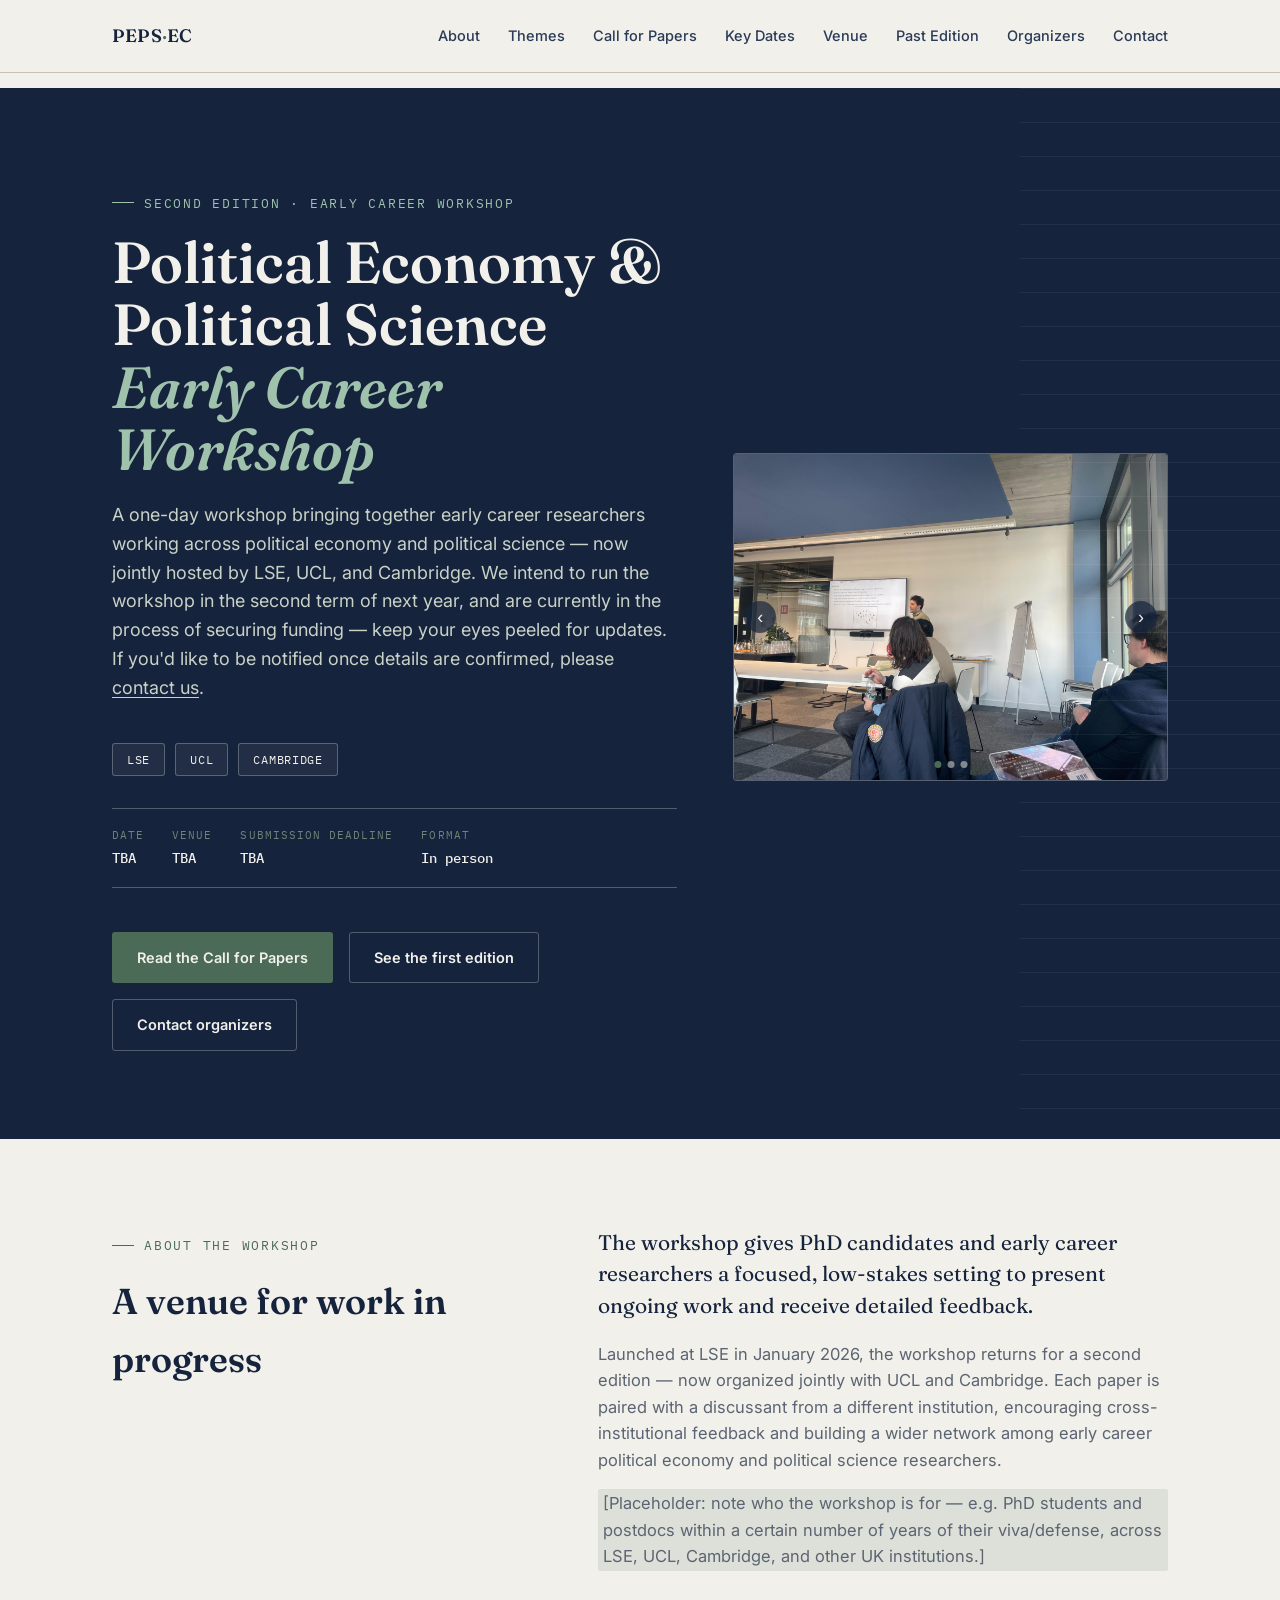
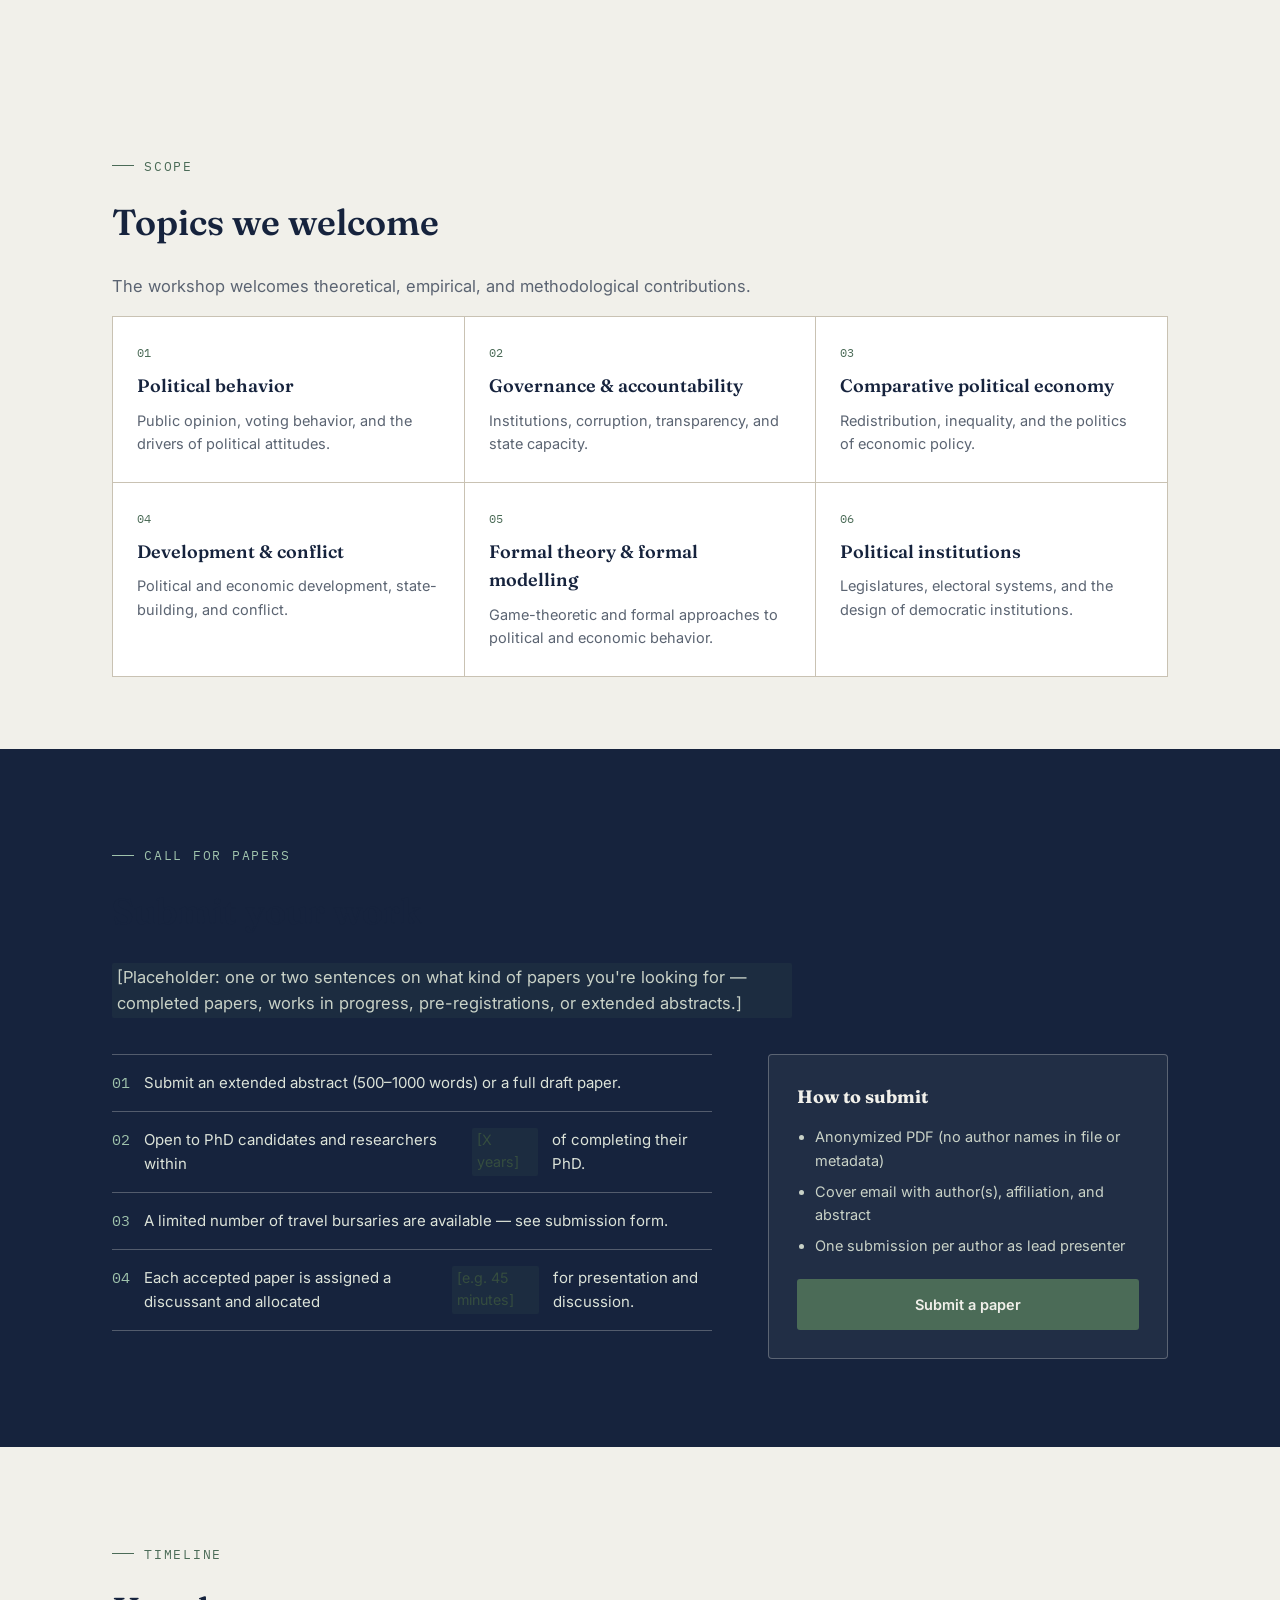
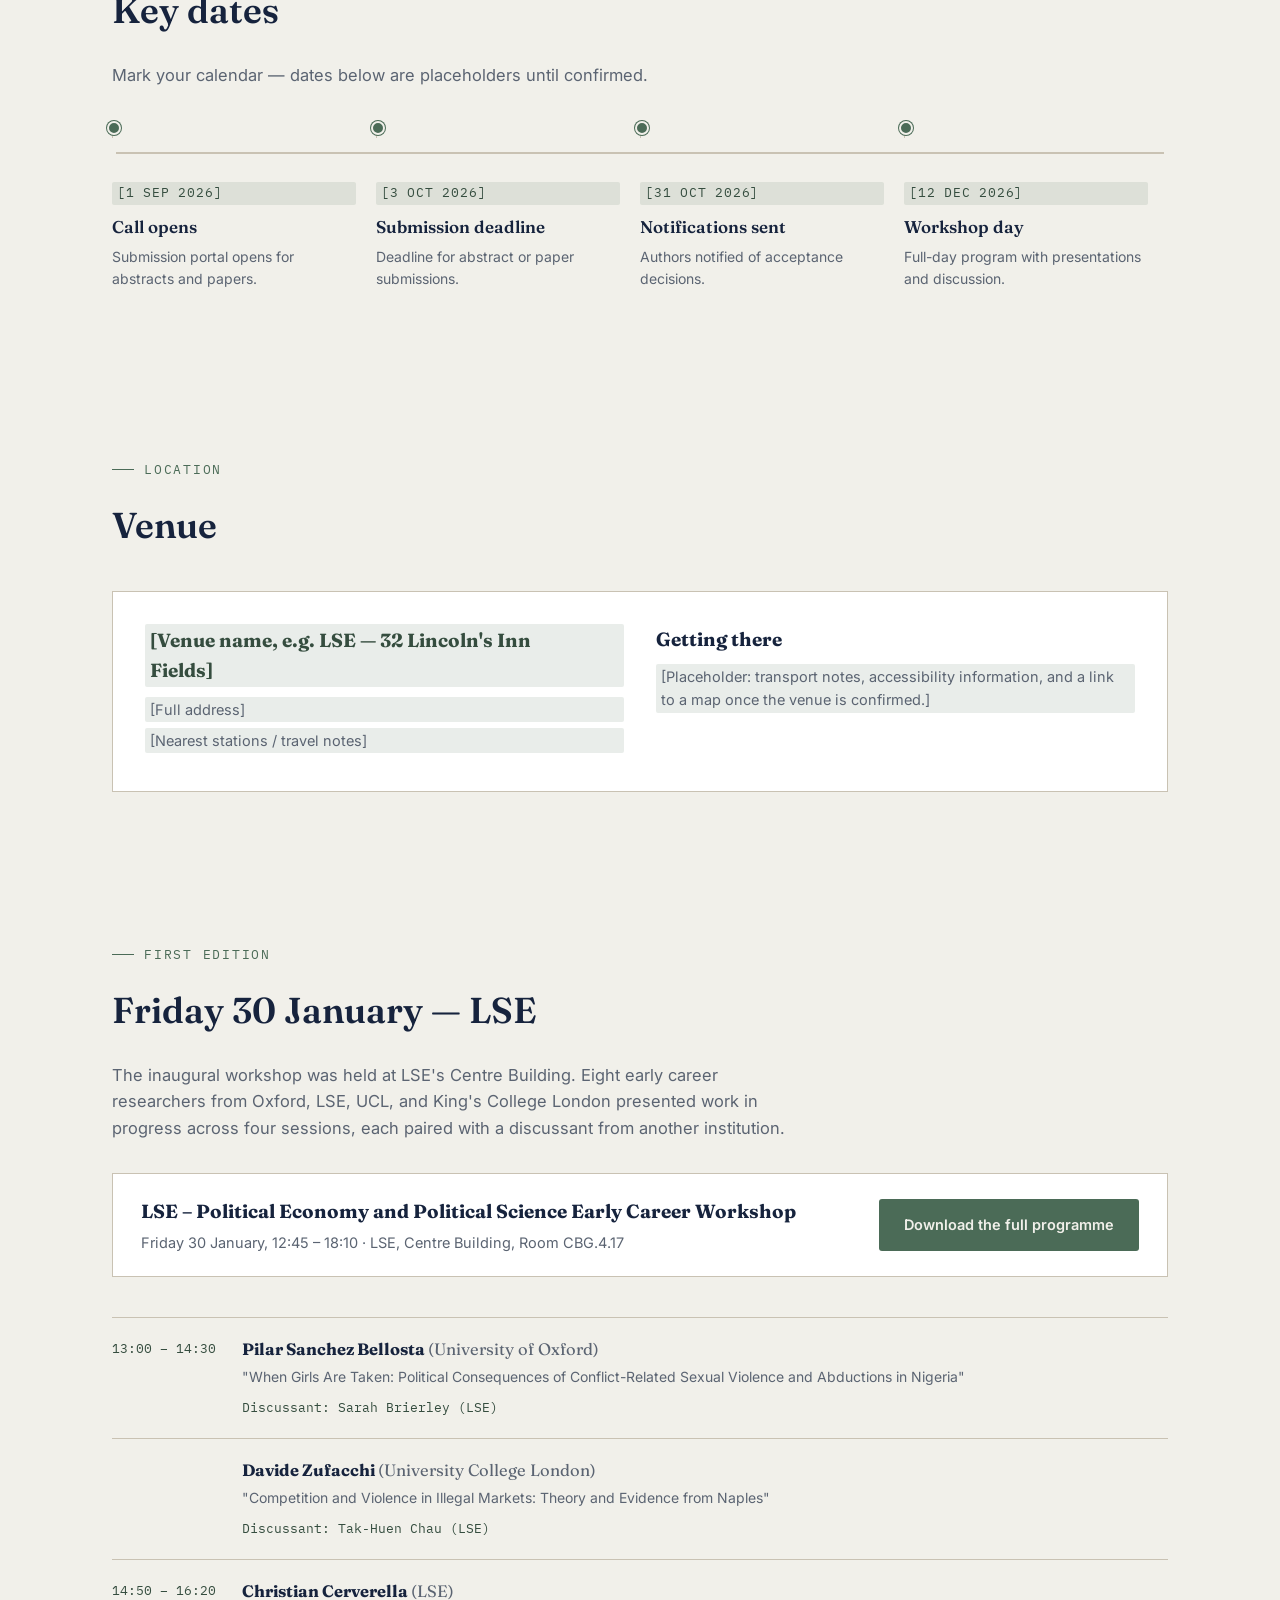
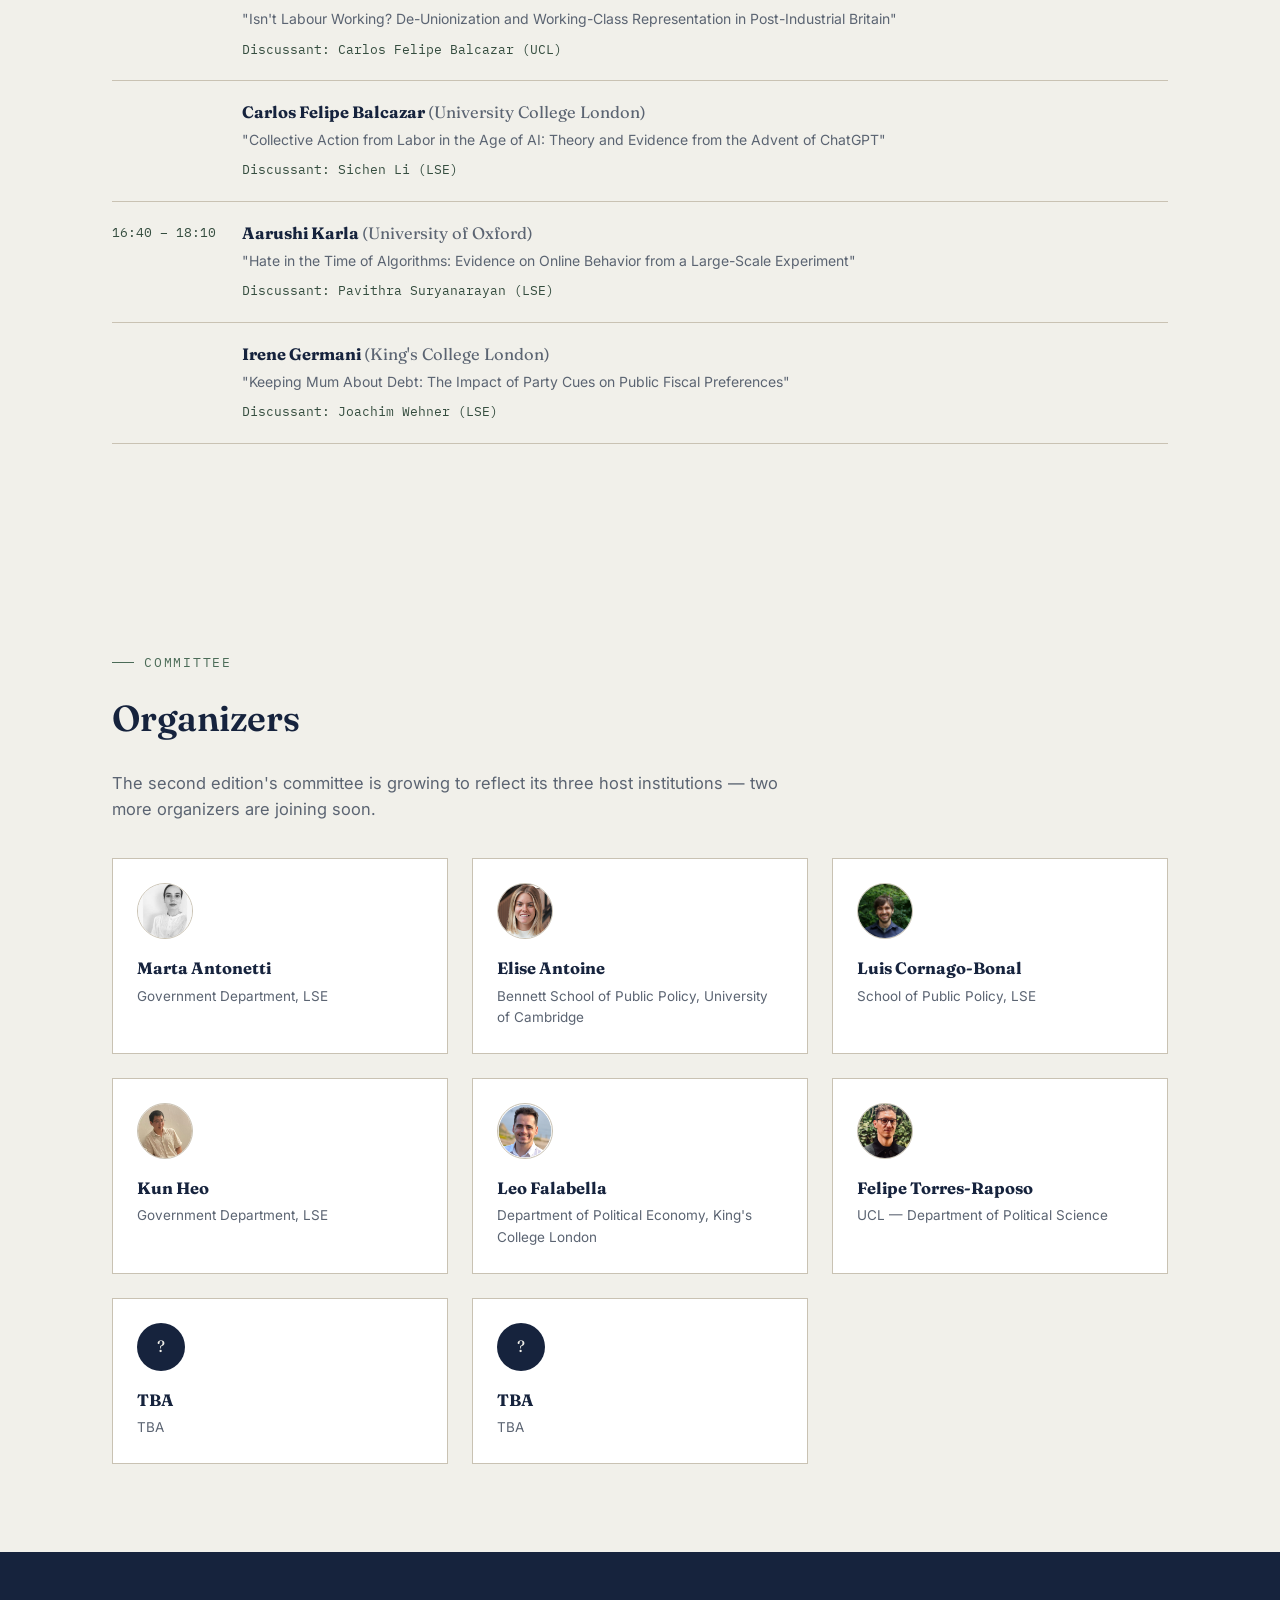
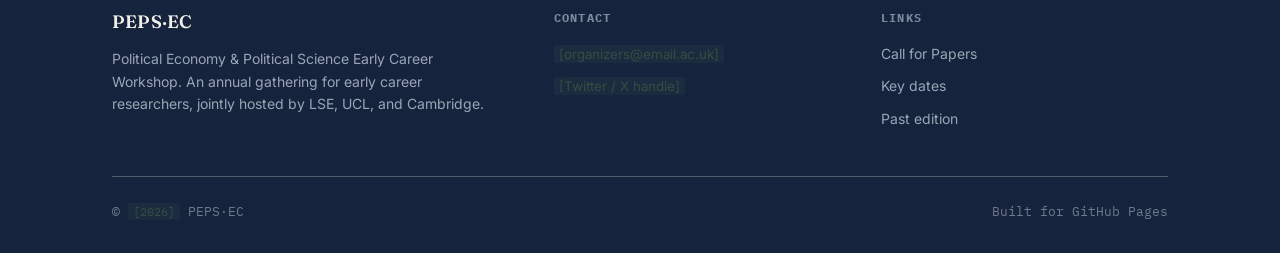
<file: docs/index.html>
<!DOCTYPE html>
<html xmlns="http://www.w3.org/1999/xhtml" lang="en" xml:lang="en"><head>

<meta charset="utf-8">
<meta name="generator" content="quarto-1.10.18">

<meta name="viewport" content="width=device-width, initial-scale=1.0, user-scalable=yes">

<meta name="description" content="An early career workshop bringing together political economy and political science researchers, jointly hosted by LSE, UCL, and Cambridge.">

<title>PEPS·EC</title>
<style>
/* Default styles provided by pandoc.
** See https://pandoc.org/MANUAL.html#variables-for-html for config info.
*/
span.smallcaps{font-variant: small-caps;}
div.columns{display: flex; gap: 1.5em;}
div.column{flex: auto;}
@media screen {
div.columns{gap: min(4vw, 1.5em);}
div.column{overflow-x: auto;}
}
div.hanging-indent{margin-left: 1.5em; text-indent: -1.5em;}
ul.task-list{list-style: none;}
ul.task-list li input[type="checkbox"] {
  width: 0.8em;
  margin: 0 0.8em 0.2em -1em; /* quarto-specific, see https://github.com/quarto-dev/quarto-cli/issues/4556 */ 
  vertical-align: middle;
}
.display.math{display: block; text-align: center; margin: 0.5rem auto;}
</style>


<script src="site_libs/clipboard/clipboard.min.js"></script>
<script src="site_libs/quarto-html/tabby.min.js"></script>
<script src="site_libs/quarto-html/popper.min.js"></script>
<script src="site_libs/quarto-html/tippy.umd.min.js"></script>
<script src="site_libs/quarto-html/anchor.min.js"></script>
<link href="site_libs/quarto-html/tippy.css" rel="stylesheet">
<link href="site_libs/quarto-html/light-border.css" rel="stylesheet">
<link href="site_libs/quarto-html/quarto-html-640605f58ae58ee79329c070719e555b.min.css" rel="stylesheet" append-hash="true" data-mode="light">
<link href="site_libs/quarto-html/quarto-syntax-highlighting-64a204ab8560d761af7679ceaba22944.css" rel="stylesheet" id="quarto-text-highlighting-styles">
<link rel="preconnect" href="https://fonts.googleapis.com">
<link rel="preconnect" href="https://fonts.gstatic.com" crossorigin="">
<link href="https://fonts.googleapis.com/css2?family=Fraunces:ital,wght@0,500;0,600;1,500&amp;family=Inter:wght@400;500;600&amp;family=IBM+Plex+Mono:wght@400;500&amp;display=swap" rel="stylesheet">


<link rel="stylesheet" href="style.css">
</head>

<body>





<header class="site-header">
  <div class="wrap">
    <a href="#top" class="brand">PEPS<span>·</span>EC</a>
    <nav class="site-nav">
      <a href="#about">About</a>
      <a href="#themes">Themes</a>
      <a href="#cfp">Call for Papers</a>
      <a href="#dates">Key Dates</a>
      <a href="#venue">Venue</a>
      <a href="#past-edition">Past Edition</a>
      <a href="#organizers">Organizers</a>
      <a href="#contact">Contact</a>
    </nav>
  </div>
</header>

<main id="top"><header id="title-block-header" class="quarto-title-block"></header>

  <!-- ============ HERO ============ -->
  <section class="hero">
    <div class="wrap hero-grid">
      <div class="hero-content">
        <span class="eyebrow on-ink">Second Edition · Early Career Workshop</span>
        <h1>Political Economy &amp; Political Science <em>Early Career Workshop</em></h1>
        <p class="lede">A one-day workshop bringing together early career researchers working across political economy and political science — now jointly hosted by LSE, UCL, and Cambridge. We intend to run the workshop in the second term of next year, and are currently in the process of securing funding — keep your eyes peeled for updates. If you'd like to be notified once details are confirmed, please <a href="mailto:f.torres-raposo@ucl.ac.uk?subject=Early%20Career%20Workshop">contact us</a>.</p>

        <div class="host-row">
          <span class="host-chip">LSE</span>
          <span class="host-chip">UCL</span>
          <span class="host-chip">Cambridge</span>
        </div>

        <div class="hero-meta">
          <div><span>Date</span><strong>TBA</strong></div>
          <div><span>Venue</span><strong>TBA</strong></div>
          <div><span>Submission deadline</span><strong>TBA</strong></div>
          <div><span>Format</span><strong>In person</strong></div>
        </div>

        <div class="btn-row">
          <a href="#cfp" class="btn btn-primary">Read the Call for Papers</a>
          <a href="#past-edition" class="btn btn-ghost">See the first edition</a>
          <a href="#contact" class="btn btn-ghost">Contact organizers</a>
        </div>
      </div>

      <div class="hero-carousel" id="heroCarousel">
        <div class="hero-carousel-track">
          <img src="images/edition1-photo1.jpg" alt="Presentation at the first edition of the workshop">
          <img src="images/edition1-photo2.jpg" alt="Discussion during a paper session at the first edition">
          <img src="images/edition1-photo3.jpg" alt="Speaker presenting research at the first edition">
        </div>
        <button class="carousel-btn prev" onclick="heroCarouselMove(-1)" aria-label="Previous photo">‹</button>
        <button class="carousel-btn next" onclick="heroCarouselMove(1)" aria-label="Next photo">›</button>
        <div class="carousel-dots">
          <span class="dot active" onclick="heroCarouselGoTo(0)"></span>
          <span class="dot" onclick="heroCarouselGoTo(1)"></span>
          <span class="dot" onclick="heroCarouselGoTo(2)"></span>
        </div>
      </div>
    </div>
  </section>

  <script>
    let heroCarouselIndex = 0;
    function heroCarouselUpdate() {
      var track = document.querySelector('#heroCarousel .hero-carousel-track');
      track.style.transform = 'translateX(-' + (heroCarouselIndex * 100) + '%)';
      document.querySelectorAll('#heroCarousel .dot').forEach(function(d, i) {
        d.classList.toggle('active', i === heroCarouselIndex);
      });
    }
    function heroCarouselMove(dir) {
      var imgs = document.querySelectorAll('#heroCarousel img');
      heroCarouselIndex = (heroCarouselIndex + dir + imgs.length) % imgs.length;
      heroCarouselUpdate();
    }
    function heroCarouselGoTo(i) {
      heroCarouselIndex = i;
      heroCarouselUpdate();
    }
  </script>

  <!-- ============ ABOUT ============ -->
  <section id="about">
    <div class="wrap two-col">
      <div>
        <span class="eyebrow">About the workshop</span>
        <h2 class="anchored">A venue for work in progress</h2>
      </div>
      <div>
        <p class="about-lead">The workshop gives PhD candidates and early career researchers a focused, low-stakes setting to present ongoing work and receive detailed feedback.</p>
        <p class="body-text">Launched at LSE in January 2026, the workshop returns for a second edition — now organized jointly with UCL and Cambridge. Each paper is paired with a discussant from a different institution, encouraging cross-institutional feedback and building a wider network among early career political economy and political science researchers.</p>
        <p class="body-text placeholder" style="margin-top:16px;">[Placeholder: note who the workshop is for — e.g. PhD students and postdocs within a certain number of years of their viva/defense, across LSE, UCL, Cambridge, and other UK institutions.]</p>
      </div>
    </div>
  </section>

  <!-- ============ THEMES ============ -->
  <section id="themes" class="section-tight">
    <div class="wrap">
      <span class="eyebrow">Scope</span>
      <h2 class="anchored">Topics we welcome</h2>
      <p class="body-text">The workshop welcomes theoretical, empirical, and methodological contributions.</p>

      <div class="theme-grid">
        <div class="theme-card">
          <span class="num">01</span>
          <h3 class="anchored">Political behavior</h3>
          <p>Public opinion, voting behavior, and the drivers of political attitudes.</p>
        </div>
        <div class="theme-card">
          <span class="num">02</span>
          <h3 class="anchored">Governance &amp; accountability</h3>
          <p>Institutions, corruption, transparency, and state capacity.</p>
        </div>
        <div class="theme-card">
          <span class="num">03</span>
          <h3 class="anchored">Comparative political economy</h3>
          <p>Redistribution, inequality, and the politics of economic policy.</p>
        </div>
        <div class="theme-card">
          <span class="num">04</span>
          <h3 class="anchored">Development &amp; conflict</h3>
          <p>Political and economic development, state-building, and conflict.</p>
        </div>
        <div class="theme-card">
          <span class="num">05</span>
          <h3 class="anchored">Formal theory &amp; formal modelling</h3>
          <p>Game-theoretic and formal approaches to political and economic behavior.</p>
        </div>
        <div class="theme-card">
          <span class="num">06</span>
          <h3 class="anchored">Political institutions</h3>
          <p>Legislatures, electoral systems, and the design of democratic institutions.</p>
        </div>
      </div>
    </div>
  </section>

  <!-- ============ CALL FOR PAPERS ============ -->
  <section id="cfp" class="cfp">
    <div class="wrap">
      <span class="eyebrow on-ink">Call for Papers</span>
      <h2 class="anchored">Submit your work</h2>
      <p class="body-text placeholder">[Placeholder: one or two sentences on what kind of papers you're looking for — completed papers, works in progress, pre-registrations, or extended abstracts.]</p>

      <div class="cfp-grid">
        <ul class="cfp-list">
          <li><span class="mark">01</span> Submit an extended abstract (500–1000 words) or a full draft paper.</li>
          <li><span class="mark">02</span> Open to PhD candidates and researchers within <span class="placeholder">[X years]</span> of completing their PhD.</li>
          <li><span class="mark">03</span> A limited number of travel bursaries are available — see submission form.</li>
          <li><span class="mark">04</span> Each accepted paper is assigned a discussant and allocated <span class="placeholder">[e.g. 45 minutes]</span> for presentation and discussion.</li>
        </ul>

        <div class="cfp-card">
          <h3 class="anchored">How to submit</h3>
          <ul>
            <li>Anonymized PDF (no author names in file or metadata)</li>
            <li>Cover email with author(s), affiliation, and abstract</li>
            <li>One submission per author as lead presenter</li>
          </ul>
          <a href="#contact" class="btn btn-primary" style="width:100%; justify-content:center;">Submit a paper</a>
        </div>
      </div>
    </div>
  </section>

  <!-- ============ KEY DATES (signature ledger element) ============ -->
  <section id="dates">
    <div class="wrap">
      <span class="eyebrow">Timeline</span>
      <h2 class="anchored">Key dates</h2>
      <p class="body-text">Mark your calendar — dates below are placeholders until confirmed.</p>

      <div class="ruler">
        <div class="ruler-line"></div>
        <div class="ruler-track">
          <div class="ruler-item">
            <span class="date placeholder">[1 Sep 2026]</span>
            <h4 class="anchored">Call opens</h4>
            <p>Submission portal opens for abstracts and papers.</p>
          </div>
          <div class="ruler-item">
            <span class="date placeholder">[3 Oct 2026]</span>
            <h4 class="anchored">Submission deadline</h4>
            <p>Deadline for abstract or paper submissions.</p>
          </div>
          <div class="ruler-item">
            <span class="date placeholder">[31 Oct 2026]</span>
            <h4 class="anchored">Notifications sent</h4>
            <p>Authors notified of acceptance decisions.</p>
          </div>
          <div class="ruler-item">
            <span class="date placeholder">[12 Dec 2026]</span>
            <h4 class="anchored">Workshop day</h4>
            <p>Full-day program with presentations and discussion.</p>
          </div>
        </div>
      </div>
    </div>
  </section>

  <!-- ============ VENUE ============ -->
  <section id="venue" class="section-tight">
    <div class="wrap">
      <span class="eyebrow">Location</span>
      <h2 class="anchored">Venue</h2>
      <div class="venue-box">
        <div>
          <h3 class="placeholder anchored">[Venue name, e.g. LSE — 32 Lincoln's Inn Fields]</h3>
          <p class="placeholder">[Full address]</p>
          <p class="placeholder">[Nearest stations / travel notes]</p>
        </div>
        <div>
          <h3 class="anchored">Getting there</h3>
          <p class="placeholder">[Placeholder: transport notes, accessibility information, and a link to a map once the venue is confirmed.]</p>
        </div>
      </div>
    </div>
  </section>

  <!-- ============ PAST EDITION ============ -->
  <section id="past-edition" class="section-tight">
    <div class="wrap">
      <span class="eyebrow">First Edition</span>
      <h2 class="anchored">Friday 30 January — LSE</h2>
      <p class="body-text">The inaugural workshop was held at LSE's Centre Building. Eight early career researchers from Oxford, LSE, UCL, and King's College London presented work in progress across four sessions, each paired with a discussant from another institution.</p>

      <div class="edition-banner" style="margin-top:32px;">
        <div>
          <h3 class="anchored">LSE – Political Economy and Political Science Early Career Workshop</h3>
          <p>Friday 30 January, 12:45 – 18:10 · LSE, Centre Building, Room CBG.4.17</p>
        </div>
        <a href="images/first-edition-programme.pdf" class="btn btn-primary" target="_blank" rel="noopener">Download the full programme</a>
      </div>

      <ul class="programme-list">
        <li>
          <span class="slot">13:00 – 14:30</span>
          <div class="talk">
            <h4 class="anchored">Pilar Sanchez Bellosta <span style="font-weight:400; color:var(--slate);">(University of Oxford)</span></h4>
            <p>"When Girls Are Taken: Political Consequences of Conflict-Related Sexual Violence and Abductions in Nigeria"</p>
            <span class="discussant">Discussant: Sarah Brierley (LSE)</span>
          </div>
        </li>
        <li>
          <span class="slot"></span>
          <div class="talk">
            <h4 class="anchored">Davide Zufacchi <span style="font-weight:400; color:var(--slate);">(University College London)</span></h4>
            <p>"Competition and Violence in Illegal Markets: Theory and Evidence from Naples"</p>
            <span class="discussant">Discussant: Tak-Huen Chau (LSE)</span>
          </div>
        </li>
        <li>
          <span class="slot">14:50 – 16:20</span>
          <div class="talk">
            <h4 class="anchored">Christian Cerverella <span style="font-weight:400; color:var(--slate);">(LSE)</span></h4>
            <p>"Isn't Labour Working? De-Unionization and Working-Class Representation in Post-Industrial Britain"</p>
            <span class="discussant">Discussant: Carlos Felipe Balcazar (UCL)</span>
          </div>
        </li>
        <li>
          <span class="slot"></span>
          <div class="talk">
            <h4 class="anchored">Carlos Felipe Balcazar <span style="font-weight:400; color:var(--slate);">(University College London)</span></h4>
            <p>"Collective Action from Labor in the Age of AI: Theory and Evidence from the Advent of ChatGPT"</p>
            <span class="discussant">Discussant: Sichen Li (LSE)</span>
          </div>
        </li>
        <li>
          <span class="slot">16:40 – 18:10</span>
          <div class="talk">
            <h4 class="anchored">Aarushi Karla <span style="font-weight:400; color:var(--slate);">(University of Oxford)</span></h4>
            <p>"Hate in the Time of Algorithms: Evidence on Online Behavior from a Large-Scale Experiment"</p>
            <span class="discussant">Discussant: Pavithra Suryanarayan (LSE)</span>
          </div>
        </li>
        <li>
          <span class="slot"></span>
          <div class="talk">
            <h4 class="anchored">Irene Germani <span style="font-weight:400; color:var(--slate);">(King's College London)</span></h4>
            <p>"Keeping Mum About Debt: The Impact of Party Cues on Public Fiscal Preferences"</p>
            <span class="discussant">Discussant: Joachim Wehner (LSE)</span>
          </div>
        </li>
      </ul>
    </div>
  </section>

  <!-- ============ ORGANIZERS ============ -->
  <section id="organizers">
    <div class="wrap">
      <span class="eyebrow">Committee</span>
      <h2 class="anchored">Organizers</h2>
      <p class="body-text">The second edition's committee is growing to reflect its three host institutions — two more organizers are joining soon.</p>
      <div class="card-grid">
        <div class="person-card">
          <img class="avatar-photo" src="images/marta-antonetti.jpeg" alt="Marta Antonetti">
          <h4 class="anchored">Marta Antonetti</h4>
          <p>Government Department, LSE</p>
        </div>
        <div class="person-card">
          <img class="avatar-photo" src="images/elise-antoine.jpg" alt="Elise Antoine">
          <h4 class="anchored">Elise Antoine</h4>
          <p>Bennett School of Public Policy, University of Cambridge</p>
        </div>
        <div class="person-card">
          <img class="avatar-photo" src="images/luis-cornago-bonal.jpeg" alt="Luis Cornago-Bonal">
          <h4 class="anchored">Luis Cornago-Bonal</h4>
          <p>School of Public Policy, LSE</p>
        </div>
        <div class="person-card">
          <img class="avatar-photo" src="images/kun-heo.jpg" alt="Kun Heo">
          <h4 class="anchored">Kun Heo</h4>
          <p>Government Department, LSE</p>
        </div>
        <div class="person-card">
          <img class="avatar-photo" src="images/leo-falabella.png" alt="Leo Falabella">
          <h4 class="anchored">Leo Falabella</h4>
          <p>Department of Political Economy, King's College London</p>
        </div>
        <div class="person-card">
          <img class="avatar-photo" src="images/Profile_2.jpeg" alt="Felipe Torres-Raposo">
          <h4 class="anchored">Felipe Torres-Raposo</h4>
          <p>UCL — Department of Political Science</p>
        </div>
        <div class="person-card">
          <div class="avatar">?</div>
          <h4 class="anchored">TBA</h4>
          <p>TBA</p>
        </div>
        <div class="person-card">
          <div class="avatar">?</div>
          <h4 class="anchored">TBA</h4>
          <p>TBA</p>
        </div>
      </div>
    </div>
  </section>

</main>

<footer id="contact">
  <div class="wrap">
    <div class="footer-grid">
      <div>
        <span class="brand">PEPS·EC</span>
        <p>Political Economy &amp; Political Science Early Career Workshop. An annual gathering for early career researchers, jointly hosted by LSE, UCL, and Cambridge.</p>
      </div>
      <div>
        <h5 class="anchored">Contact</h5>
        <ul>
          <li><a href="mailto:placeholder@example.ac.uk" class="placeholder">[organizers@email.ac.uk]</a></li>
          <li><a href="#" class="placeholder">[Twitter / X handle]</a></li>
        </ul>
      </div>
      <div>
        <h5 class="anchored">Links</h5>
        <ul>
          <li><a href="#cfp">Call for Papers</a></li>
          <li><a href="#dates">Key dates</a></li>
          <li><a href="#past-edition">Past edition</a></li>
        </ul>
      </div>
    </div>
    <div class="footer-bottom">
      <span>© <span class="placeholder">[2026]</span> PEPS·EC</span>
      <span>Built for GitHub Pages</span>
    </div>
  </div>
</footer>


<script id="quarto-html-after-body" type="application/javascript">
  window.document.addEventListener("DOMContentLoaded", function (event) {
    const tabsets =  window.document.querySelectorAll(".panel-tabset-tabby")
    tabsets.forEach(function(tabset) {
      const tabby = new Tabby('#' + tabset.id);
    });
    const icon = "";
    const anchorJS = new window.AnchorJS();
    anchorJS.options = {
      placement: 'right',
      icon: icon
    };
    anchorJS.add('.anchored');
    const isCodeAnnotation = (el) => {
      for (const clz of el.classList) {
        if (clz.startsWith('code-annotation-')) {                     
          return true;
        }
      }
      return false;
    }
    const onCopySuccess = function(e) {
      // button target
      const button = e.trigger;
      // don't keep focus
      button.blur();
      // flash "checked"
      button.classList.add('code-copy-button-checked');
      var currentTitle = button.getAttribute("title");
      button.setAttribute("title", "Copied!");
      let tooltip;
      if (window.bootstrap) {
        button.setAttribute("data-bs-toggle", "tooltip");
        button.setAttribute("data-bs-placement", "left");
        button.setAttribute("data-bs-title", "Copied!");
        tooltip = new bootstrap.Tooltip(button, 
          { trigger: "manual", 
            customClass: "code-copy-button-tooltip",
            offset: [0, -8]});
        tooltip.show();    
      }
      setTimeout(function() {
        if (tooltip) {
          tooltip.hide();
          button.removeAttribute("data-bs-title");
          button.removeAttribute("data-bs-toggle");
          button.removeAttribute("data-bs-placement");
        }
        button.setAttribute("title", currentTitle);
        button.classList.remove('code-copy-button-checked');
      }, 1000);
      // clear code selection
      e.clearSelection();
    }
    const getTextToCopy = function(trigger) {
      const outerScaffold = trigger.parentElement.cloneNode(true);
      const codeEl = outerScaffold.querySelector('code');
      for (const childEl of codeEl.children) {
        if (isCodeAnnotation(childEl)) {
          childEl.remove();
        }
      }
      return codeEl.innerText;
    }
    const clipboard = new window.ClipboardJS('.code-copy-button:not([data-in-quarto-modal])', {
      text: getTextToCopy
    });
    clipboard.on('success', onCopySuccess);
    if (window.document.getElementById('quarto-embedded-source-code-modal')) {
      const clipboardModal = new window.ClipboardJS('.code-copy-button[data-in-quarto-modal]', {
        text: getTextToCopy,
        container: window.document.getElementById('quarto-embedded-source-code-modal')
      });
      clipboardModal.on('success', onCopySuccess);
    }
      var localhostRegex = new RegExp(/^(?:http|https):\/\/localhost\:?[0-9]*\//);
      var mailtoRegex = new RegExp(/^mailto:/);
        var filterRegex = new RegExp('/' + window.location.host + '/');
      var isInternal = (href) => {
          return filterRegex.test(href) || localhostRegex.test(href) || mailtoRegex.test(href);
      }
      // Inspect non-navigation links and adorn them if external
     var links = window.document.querySelectorAll('a[href]:not(.nav-link):not(.navbar-brand):not(.toc-action):not(.sidebar-link):not(.sidebar-item-toggle):not(.pagination-link):not(.no-external):not([aria-hidden]):not(.dropdown-item):not(.quarto-navigation-tool):not(.about-link)');
      for (var i=0; i<links.length; i++) {
        const link = links[i];
        if (!isInternal(link.href)) {
          // undo the damage that might have been done by quarto-nav.js in the case of
          // links that we want to consider external
          if (link.dataset.originalHref !== undefined) {
            link.href = link.dataset.originalHref;
          }
        }
      }
    function tippyHover(el, contentFn, onTriggerFn, onUntriggerFn) {
      const config = {
        allowHTML: true,
        maxWidth: 500,
        delay: 100,
        arrow: false,
        appendTo: function(el) {
            return el.parentElement;
        },
        interactive: true,
        interactiveBorder: 10,
        theme: 'light-border',
        placement: 'bottom-start',
      };
      if (contentFn) {
        config.content = contentFn;
      }
      if (onTriggerFn) {
        config.onTrigger = onTriggerFn;
      }
      if (onUntriggerFn) {
        config.onUntrigger = onUntriggerFn;
      }
      window.tippy(el, config); 
    }
    const noterefs = window.document.querySelectorAll('a[role="doc-noteref"]');
    for (var i=0; i<noterefs.length; i++) {
      const ref = noterefs[i];
      tippyHover(ref, function() {
        // use id or data attribute instead here
        let href = ref.getAttribute('data-footnote-href') || ref.getAttribute('href');
        try { href = new URL(href).hash; } catch {}
        const id = href.replace(/^#\/?/, "");
        const note = window.document.getElementById(id);
        if (note) {
          return note.innerHTML;
        } else {
          return "";
        }
      });
    }
    const xrefs = window.document.querySelectorAll('a.quarto-xref');
    const processXRef = (id, note) => {
      // Strip column container classes
      const stripColumnClz = (el) => {
        el.classList.remove("page-full", "page-columns");
        if (el.children) {
          for (const child of el.children) {
            stripColumnClz(child);
          }
        }
      }
      stripColumnClz(note)
      if (id === null || id.startsWith('sec-')) {
        // Special case sections, only their first couple elements
        const container = document.createElement("div");
        if (note.children && note.children.length > 2) {
          container.appendChild(note.children[0].cloneNode(true));
          for (let i = 1; i < note.children.length; i++) {
            const child = note.children[i];
            if (child.tagName === "P" && child.innerText === "") {
              continue;
            } else {
              container.appendChild(child.cloneNode(true));
              break;
            }
          }
          if (window.Quarto?.typesetMath) {
            window.Quarto.typesetMath(container);
          }
          return container.innerHTML
        } else {
          if (window.Quarto?.typesetMath) {
            window.Quarto.typesetMath(note);
          }
          return note.innerHTML;
        }
      } else {
        // Remove any anchor links if they are present
        const anchorLink = note.querySelector('a.anchorjs-link');
        if (anchorLink) {
          anchorLink.remove();
        }
        if (window.Quarto?.typesetMath) {
          window.Quarto.typesetMath(note);
        }
        if (note.classList.contains("callout")) {
          return note.outerHTML;
        } else {
          return note.innerHTML;
        }
      }
    }
    for (var i=0; i<xrefs.length; i++) {
      const xref = xrefs[i];
      tippyHover(xref, undefined, function(instance) {
        instance.disable();
        let url = xref.getAttribute('href');
        let hash = undefined; 
        if (url.startsWith('#')) {
          hash = url;
        } else {
          try { hash = new URL(url).hash; } catch {}
        }
        if (hash) {
          const id = hash.replace(/^#\/?/, "");
          const note = window.document.getElementById(id);
          if (note !== null) {
            try {
              const html = processXRef(id, note.cloneNode(true));
              instance.setContent(html);
            } finally {
              instance.enable();
              instance.show();
            }
          } else {
            // See if we can fetch this
            fetch(url.split('#')[0])
            .then(res => res.text())
            .then(html => {
              const parser = new DOMParser();
              const htmlDoc = parser.parseFromString(html, "text/html");
              const note = htmlDoc.getElementById(id);
              if (note !== null) {
                const html = processXRef(id, note);
                instance.setContent(html);
              } 
            }).finally(() => {
              instance.enable();
              instance.show();
            });
          }
        } else {
          // See if we can fetch a full url (with no hash to target)
          // This is a special case and we should probably do some content thinning / targeting
          fetch(url)
          .then(res => res.text())
          .then(html => {
            const parser = new DOMParser();
            const htmlDoc = parser.parseFromString(html, "text/html");
            const note = htmlDoc.querySelector('main.content');
            if (note !== null) {
              // This should only happen for chapter cross references
              // (since there is no id in the URL)
              // remove the first header
              if (note.children.length > 0 && note.children[0].tagName === "HEADER") {
                note.children[0].remove();
              }
              const html = processXRef(null, note);
              instance.setContent(html);
            } 
          }).finally(() => {
            instance.enable();
            instance.show();
          });
        }
      }, function(instance) {
      });
    }
        let selectedAnnoteEl;
        const selectorForAnnotation = ( cell, annotation) => {
          let cellAttr = 'data-code-cell="' + cell + '"';
          let lineAttr = 'data-code-annotation="' +  annotation + '"';
          const selector = 'span[' + cellAttr + '][' + lineAttr + ']';
          return selector;
        }
        const selectCodeLines = (annoteEl) => {
          const doc = window.document;
          const targetCell = annoteEl.getAttribute("data-target-cell");
          const targetAnnotation = annoteEl.getAttribute("data-target-annotation");
          const annoteSpan = window.document.querySelector(selectorForAnnotation(targetCell, targetAnnotation));
          const lines = annoteSpan.getAttribute("data-code-lines").split(",");
          const lineIds = lines.map((line) => {
            return targetCell + "-" + line;
          })
          let top = null;
          let height = null;
          let parent = null;
          if (lineIds.length > 0) {
              //compute the position of the single el (top and bottom and make a div)
              const el = window.document.getElementById(lineIds[0]);
              top = el.offsetTop;
              height = el.offsetHeight;
              parent = el.parentElement.parentElement;
            if (lineIds.length > 1) {
              const lastEl = window.document.getElementById(lineIds[lineIds.length - 1]);
              const bottom = lastEl.offsetTop + lastEl.offsetHeight;
              height = bottom - top;
            }
            if (top !== null && height !== null && parent !== null) {
              // cook up a div (if necessary) and position it 
              let div = window.document.getElementById("code-annotation-line-highlight");
              if (div === null) {
                div = window.document.createElement("div");
                div.setAttribute("id", "code-annotation-line-highlight");
                div.style.position = 'absolute';
                parent.appendChild(div);
              }
              div.style.top = top - 2 + "px";
              div.style.height = height + 4 + "px";
              div.style.left = 0;
              let gutterDiv = window.document.getElementById("code-annotation-line-highlight-gutter");
              if (gutterDiv === null) {
                gutterDiv = window.document.createElement("div");
                gutterDiv.setAttribute("id", "code-annotation-line-highlight-gutter");
                gutterDiv.style.position = 'absolute';
                const codeCell = window.document.getElementById(targetCell);
                const gutter = codeCell.querySelector('.code-annotation-gutter');
                gutter.appendChild(gutterDiv);
              }
              gutterDiv.style.top = top - 2 + "px";
              gutterDiv.style.height = height + 4 + "px";
            }
            selectedAnnoteEl = annoteEl;
          }
        };
        const unselectCodeLines = () => {
          const elementsIds = ["code-annotation-line-highlight", "code-annotation-line-highlight-gutter"];
          elementsIds.forEach((elId) => {
            const div = window.document.getElementById(elId);
            if (div) {
              div.remove();
            }
          });
          selectedAnnoteEl = undefined;
        };
          // Handle positioning of the toggle
      window.addEventListener(
        "resize",
        throttle(() => {
          elRect = undefined;
          if (selectedAnnoteEl) {
            selectCodeLines(selectedAnnoteEl);
          }
        }, 10)
      );
      function throttle(fn, ms) {
      let throttle = false;
      let timer;
        return (...args) => {
          if(!throttle) { // first call gets through
              fn.apply(this, args);
              throttle = true;
          } else { // all the others get throttled
              if(timer) clearTimeout(timer); // cancel #2
              timer = setTimeout(() => {
                fn.apply(this, args);
                timer = throttle = false;
              }, ms);
          }
        };
      }
        // Attach click handler to the DT
        const annoteDls = window.document.querySelectorAll('dt[data-target-cell]');
        for (const annoteDlNode of annoteDls) {
          annoteDlNode.addEventListener('click', (event) => {
            const clickedEl = event.target;
            if (clickedEl !== selectedAnnoteEl) {
              unselectCodeLines();
              const activeEl = window.document.querySelector('dt[data-target-cell].code-annotation-active');
              if (activeEl) {
                activeEl.classList.remove('code-annotation-active');
              }
              selectCodeLines(clickedEl);
              clickedEl.classList.add('code-annotation-active');
            } else {
              // Unselect the line
              unselectCodeLines();
              clickedEl.classList.remove('code-annotation-active');
            }
          });
        }
    const findCites = (el) => {
      const parentEl = el.parentElement;
      if (parentEl) {
        const cites = parentEl.dataset.cites;
        if (cites) {
          return {
            el,
            cites: cites.split(' ')
          };
        } else {
          return findCites(el.parentElement)
        }
      } else {
        return undefined;
      }
    };
    var bibliorefs = window.document.querySelectorAll('a[role="doc-biblioref"]');
    for (var i=0; i<bibliorefs.length; i++) {
      const ref = bibliorefs[i];
      const citeInfo = findCites(ref);
      if (citeInfo) {
        tippyHover(citeInfo.el, function() {
          var popup = window.document.createElement('div');
          citeInfo.cites.forEach(function(cite) {
            var citeDiv = window.document.createElement('div');
            citeDiv.classList.add('hanging-indent');
            citeDiv.classList.add('csl-entry');
            var biblioDiv = window.document.getElementById('ref-' + cite);
            if (biblioDiv) {
              citeDiv.innerHTML = biblioDiv.innerHTML;
            }
            popup.appendChild(citeDiv);
          });
          return popup.innerHTML;
        });
      }
    }
  });
  </script>




</body></html>
</file>
<file: docs/site_libs/quarto-html/tippy.css>
.tippy-box[data-animation=fade][data-state=hidden]{opacity:0}[data-tippy-root]{max-width:calc(100vw - 10px)}.tippy-box{position:relative;background-color:#333;color:#fff;border-radius:4px;font-size:14px;line-height:1.4;white-space:normal;outline:0;transition-property:transform,visibility,opacity}.tippy-box[data-placement^=top]>.tippy-arrow{bottom:0}.tippy-box[data-placement^=top]>.tippy-arrow:before{bottom:-7px;left:0;border-width:8px 8px 0;border-top-color:initial;transform-origin:center top}.tippy-box[data-placement^=bottom]>.tippy-arrow{top:0}.tippy-box[data-placement^=bottom]>.tippy-arrow:before{top:-7px;left:0;border-width:0 8px 8px;border-bottom-color:initial;transform-origin:center bottom}.tippy-box[data-placement^=left]>.tippy-arrow{right:0}.tippy-box[data-placement^=left]>.tippy-arrow:before{border-width:8px 0 8px 8px;border-left-color:initial;right:-7px;transform-origin:center left}.tippy-box[data-placement^=right]>.tippy-arrow{left:0}.tippy-box[data-placement^=right]>.tippy-arrow:before{left:-7px;border-width:8px 8px 8px 0;border-right-color:initial;transform-origin:center right}.tippy-box[data-inertia][data-state=visible]{transition-timing-function:cubic-bezier(.54,1.5,.38,1.11)}.tippy-arrow{width:16px;height:16px;color:#333}.tippy-arrow:before{content:"";position:absolute;border-color:transparent;border-style:solid}.tippy-content{position:relative;padding:5px 9px;z-index:1}
</file>
<file: docs/site_libs/quarto-html/light-border.css>
.tippy-box[data-theme~=light-border]{background-color:#fff;background-clip:padding-box;border:1px solid rgba(0,8,16,.15);color:#333;box-shadow:0 4px 14px -2px rgba(0,8,16,.08)}.tippy-box[data-theme~=light-border]>.tippy-backdrop{background-color:#fff}.tippy-box[data-theme~=light-border]>.tippy-arrow:after,.tippy-box[data-theme~=light-border]>.tippy-svg-arrow:after{content:"";position:absolute;z-index:-1}.tippy-box[data-theme~=light-border]>.tippy-arrow:after{border-color:transparent;border-style:solid}.tippy-box[data-theme~=light-border][data-placement^=top]>.tippy-arrow:before{border-top-color:#fff}.tippy-box[data-theme~=light-border][data-placement^=top]>.tippy-arrow:after{border-top-color:rgba(0,8,16,.2);border-width:7px 7px 0;top:17px;left:1px}.tippy-box[data-theme~=light-border][data-placement^=top]>.tippy-svg-arrow>svg{top:16px}.tippy-box[data-theme~=light-border][data-placement^=top]>.tippy-svg-arrow:after{top:17px}.tippy-box[data-theme~=light-border][data-placement^=bottom]>.tippy-arrow:before{border-bottom-color:#fff;bottom:16px}.tippy-box[data-theme~=light-border][data-placement^=bottom]>.tippy-arrow:after{border-bottom-color:rgba(0,8,16,.2);border-width:0 7px 7px;bottom:17px;left:1px}.tippy-box[data-theme~=light-border][data-placement^=bottom]>.tippy-svg-arrow>svg{bottom:16px}.tippy-box[data-theme~=light-border][data-placement^=bottom]>.tippy-svg-arrow:after{bottom:17px}.tippy-box[data-theme~=light-border][data-placement^=left]>.tippy-arrow:before{border-left-color:#fff}.tippy-box[data-theme~=light-border][data-placement^=left]>.tippy-arrow:after{border-left-color:rgba(0,8,16,.2);border-width:7px 0 7px 7px;left:17px;top:1px}.tippy-box[data-theme~=light-border][data-placement^=left]>.tippy-svg-arrow>svg{left:11px}.tippy-box[data-theme~=light-border][data-placement^=left]>.tippy-svg-arrow:after{left:12px}.tippy-box[data-theme~=light-border][data-placement^=right]>.tippy-arrow:before{border-right-color:#fff;right:16px}.tippy-box[data-theme~=light-border][data-placement^=right]>.tippy-arrow:after{border-width:7px 7px 7px 0;right:17px;top:1px;border-right-color:rgba(0,8,16,.2)}.tippy-box[data-theme~=light-border][data-placement^=right]>.tippy-svg-arrow>svg{right:11px}.tippy-box[data-theme~=light-border][data-placement^=right]>.tippy-svg-arrow:after{right:12px}.tippy-box[data-theme~=light-border]>.tippy-svg-arrow{fill:#fff}.tippy-box[data-theme~=light-border]>.tippy-svg-arrow:after{background-image:url([data-uri]);background-size:16px 6px;width:16px;height:6px}
</file>
<file: docs/site_libs/quarto-html/quarto-syntax-highlighting-64a204ab8560d761af7679ceaba22944.css>
/* quarto syntax highlight colors */
:root {
  --quarto-hl-ot-color: #003B4F;
  --quarto-hl-at-color: #657422;
  --quarto-hl-ss-color: #20794D;
  --quarto-hl-an-color: #5E5E5E;
  --quarto-hl-fu-color: #4758AB;
  --quarto-hl-st-color: #20794D;
  --quarto-hl-cf-color: #003B4F;
  --quarto-hl-op-color: #5E5E5E;
  --quarto-hl-er-color: #AD0000;
  --quarto-hl-bn-color: #AD0000;
  --quarto-hl-al-color: #AD0000;
  --quarto-hl-va-color: #111111;
  --quarto-hl-bu-color: inherit;
  --quarto-hl-ex-color: inherit;
  --quarto-hl-pp-color: #AD0000;
  --quarto-hl-in-color: #5E5E5E;
  --quarto-hl-vs-color: #20794D;
  --quarto-hl-wa-color: #5E5E5E;
  --quarto-hl-do-color: #5E5E5E;
  --quarto-hl-im-color: #00769E;
  --quarto-hl-ch-color: #20794D;
  --quarto-hl-dt-color: #AD0000;
  --quarto-hl-fl-color: #AD0000;
  --quarto-hl-co-color: #5E5E5E;
  --quarto-hl-cv-color: #5E5E5E;
  --quarto-hl-cn-color: #8f5902;
  --quarto-hl-sc-color: #5E5E5E;
  --quarto-hl-dv-color: #AD0000;
  --quarto-hl-kw-color: #003B4F;
}

/* other quarto variables */
:root {
  --quarto-font-monospace: SFMono-Regular, Menlo, Monaco, Consolas, "Liberation Mono", "Courier New", monospace;
}

/* syntax highlight based on Pandoc's rules */
pre > code.sourceCode > span {
  color: #003B4F;
}

code.sourceCode > span {
  color: #003B4F;
}

div.sourceCode,
div.sourceCode pre.sourceCode {
  color: #003B4F;
}

/* Normal */
code span {
  color: #003B4F;
}

/* Alert */
code span.al {
  color: #AD0000;
  font-style: inherit;
}

/* Annotation */
code span.an {
  color: #5E5E5E;
  font-style: inherit;
}

/* Attribute */
code span.at {
  color: #657422;
  font-style: inherit;
}

/* BaseN */
code span.bn {
  color: #AD0000;
  font-style: inherit;
}

/* BuiltIn */
code span.bu {
  font-style: inherit;
}

/* ControlFlow */
code span.cf {
  color: #003B4F;
  font-weight: bold;
  font-style: inherit;
}

/* Char */
code span.ch {
  color: #20794D;
  font-style: inherit;
}

/* Constant */
code span.cn {
  color: #8f5902;
  font-style: inherit;
}

/* Comment */
code span.co {
  color: #5E5E5E;
  font-style: inherit;
}

/* CommentVar */
code span.cv {
  color: #5E5E5E;
  font-style: italic;
}

/* Documentation */
code span.do {
  color: #5E5E5E;
  font-style: italic;
}

/* DataType */
code span.dt {
  color: #AD0000;
  font-style: inherit;
}

/* DecVal */
code span.dv {
  color: #AD0000;
  font-style: inherit;
}

/* Error */
code span.er {
  color: #AD0000;
  font-style: inherit;
}

/* Extension */
code span.ex {
  font-style: inherit;
}

/* Float */
code span.fl {
  color: #AD0000;
  font-style: inherit;
}

/* Function */
code span.fu {
  color: #4758AB;
  font-style: inherit;
}

/* Import */
code span.im {
  color: #00769E;
  font-style: inherit;
}

/* Information */
code span.in {
  color: #5E5E5E;
  font-style: inherit;
}

/* Keyword */
code span.kw {
  color: #003B4F;
  font-weight: bold;
  font-style: inherit;
}

/* Operator */
code span.op {
  color: #5E5E5E;
  font-style: inherit;
}

/* Other */
code span.ot {
  color: #003B4F;
  font-style: inherit;
}

/* Preprocessor */
code span.pp {
  color: #AD0000;
  font-style: inherit;
}

/* SpecialChar */
code span.sc {
  color: #5E5E5E;
  font-style: inherit;
}

/* SpecialString */
code span.ss {
  color: #20794D;
  font-style: inherit;
}

/* String */
code span.st {
  color: #20794D;
  font-style: inherit;
}

/* Variable */
code span.va {
  color: #111111;
  font-style: inherit;
}

/* VerbatimString */
code span.vs {
  color: #20794D;
  font-style: inherit;
}

/* Warning */
code span.wa {
  color: #5E5E5E;
  font-style: italic;
}

.prevent-inlining {
  content: "</";
}

/*# sourceMappingURL=9d8d5bb603a83b8298b89080a598c93b.css.map */
</file>
<file: docs/style.css>
/* ============================================================
   London Political Economy & Political Science
   Early Career Workshop — stylesheet
   ============================================================ */

:root {
  --ink: #16233D;        /* primary text, header/hero bg */
  --ink-soft: #2A3B57;
  --paper: #F1F0EA;      /* page background */
  --paper-raised: #FFFFFF;
  --stamp: #4B6B57;      /* ledger-stamp green accent */
  --stamp-deep: #354D3F;
  --slate: #5B6472;      /* secondary text */
  --rule: #C9C2B3;       /* hairline rule */
  --rule-dark: rgba(241,240,234,0.28);

  --font-display: "Fraunces", "Iowan Old Style", Georgia, serif;
  --font-body: "Inter", -apple-system, BlinkMacSystemFont, sans-serif;
  --font-mono: "IBM Plex Mono", ui-monospace, Menlo, monospace;

  --max-w: 1120px;
}

* { box-sizing: border-box; }

html { scroll-behavior: smooth; }

body {
  margin: 0;
  background: var(--paper);
  color: var(--ink);
  font-family: var(--font-body);
  font-size: 17px;
  line-height: 1.6;
  -webkit-font-smoothing: antialiased;
}

img { max-width: 100%; display: block; }

a { color: inherit; }

.wrap {
  max-width: var(--max-w);
  margin: 0 auto;
  padding: 0 32px;
}

/* ---------- eyebrow / labels ---------- */
.eyebrow {
  font-family: var(--font-mono);
  font-size: 12.5px;
  letter-spacing: 0.14em;
  text-transform: uppercase;
  color: var(--stamp);
  display: inline-flex;
  align-items: center;
  gap: 10px;
  margin-bottom: 18px;
}
.eyebrow::before {
  content: "";
  width: 22px;
  height: 1px;
  background: var(--stamp);
  display: inline-block;
}
.eyebrow.on-ink { color: #9FC2AC; }
.eyebrow.on-ink::before { background: #9FC2AC; }

/* ---------- header ---------- */
.site-header {
  position: sticky;
  top: 0;
  z-index: 40;
  background: rgba(241,240,234,0.92);
  backdrop-filter: blur(6px);
  border-bottom: 1px solid var(--rule);
}
.site-header .wrap {
  display: flex;
  align-items: center;
  justify-content: space-between;
  height: 72px;
}
.brand {
  font-family: var(--font-display);
  font-weight: 600;
  font-size: 18px;
  text-decoration: none;
  color: var(--ink);
  letter-spacing: 0.01em;
}
.brand span { color: var(--stamp); }

.site-nav { display: flex; gap: 28px; }
.site-nav a {
  text-decoration: none;
  font-size: 14.5px;
  color: var(--ink-soft);
  font-weight: 500;
  position: relative;
  padding: 4px 0;
}
.site-nav a:hover { color: var(--stamp-deep); }

.nav-toggle { display: none; }

@media (max-width: 760px) {
  .site-nav { display: none; }
}

/* ---------- hero ---------- */
.hero {
  background: var(--ink);
  color: var(--paper);
  padding: 96px 0 88px;
  position: relative;
  overflow: hidden;
}
.hero::after {
  /* faint ledger rule lines in the background, right side */
  content: "";
  position: absolute;
  top: 0; bottom: 0; right: -80px;
  width: 340px;
  background-image: repeating-linear-gradient(
    to bottom,
    rgba(241,240,234,0.06) 0px,
    rgba(241,240,234,0.06) 1px,
    transparent 1px,
    transparent 34px
  );
  pointer-events: none;
}
.hero .wrap { position: relative; }

.hero-grid {
  display: grid;
  grid-template-columns: 1.3fr 1fr;
  gap: 56px;
  align-items: center;
}
@media (max-width: 900px) {
  .hero-grid { grid-template-columns: 1fr; }
}

.hero-carousel {
  position: relative;
  overflow: hidden;
  border: 1px solid var(--rule-dark);
  border-radius: 4px;
  background: rgba(241,240,234,0.03);
}
.hero-carousel-track {
  display: flex;
  transition: transform 0.4s ease;
}
.hero-carousel-track img {
  width: 100%;
  flex: 0 0 100%;
  height: auto;
  display: block;
}
.carousel-btn {
  position: absolute;
  top: 50%;
  transform: translateY(-50%);
  background: rgba(22,35,61,0.7);
  color: var(--paper);
  border: none;
  width: 32px;
  height: 32px;
  border-radius: 50%;
  cursor: pointer;
  font-size: 18px;
  line-height: 1;
}
.carousel-btn.prev { left: 10px; }
.carousel-btn.next { right: 10px; }
.carousel-btn:hover { background: rgba(22,35,61,0.9); }
.carousel-dots {
  position: absolute;
  bottom: 12px;
  left: 50%;
  transform: translateX(-50%);
  display: flex;
  gap: 6px;
}
.carousel-dots .dot {
  width: 7px;
  height: 7px;
  border-radius: 50%;
  background: rgba(241,240,234,0.5);
  cursor: pointer;
}
.carousel-dots .dot.active { background: var(--stamp); }
@media (max-width: 900px) {
  .hero-carousel { order: -1; }
}

.hero h1 {
  font-family: var(--font-display);
  font-weight: 600;
  font-size: clamp(34px, 5.6vw, 58px);
  line-height: 1.08;
  margin: 0 0 20px;
  max-width: 15ch;
}
.hero h1 em {
  font-style: italic;
  color: #9FC2AC;
}

.hero .lede {
  font-size: 18px;
  color: #C9D2C7;
  max-width: 56ch;
  margin: 0 0 40px;
}

.hero-meta {
  display: flex;
  flex-wrap: wrap;
  gap: 28px;
  font-family: var(--font-mono);
  font-size: 13.5px;
  color: #A9BCB0;
  margin-bottom: 44px;
  border-top: 1px solid var(--rule-dark);
  border-bottom: 1px solid var(--rule-dark);
  padding: 18px 0;
}
.hero-meta div span {
  display: block;
  text-transform: uppercase;
  letter-spacing: 0.1em;
  font-size: 10.5px;
  color: #6E8478;
  margin-bottom: 4px;
}
.hero-meta div strong {
  color: var(--paper);
  font-weight: 500;
}

.btn-row { display: flex; gap: 16px; flex-wrap: wrap; }

.btn {
  display: inline-flex;
  align-items: center;
  gap: 8px;
  padding: 13px 24px;
  border-radius: 3px;
  font-size: 14.5px;
  font-weight: 600;
  text-decoration: none;
  border: 1px solid transparent;
  transition: transform 0.15s ease, background 0.15s ease, color 0.15s ease;
}
.btn-primary {
  background: var(--stamp);
  color: #F1F0EA;
}
.btn-primary:hover { background: #5C7F68; transform: translateY(-1px); }
.btn-ghost {
  border-color: var(--rule-dark);
  color: var(--paper);
}
.btn-ghost:hover { background: rgba(241,240,234,0.08); }

/* ---------- section shell ---------- */
section { padding: 88px 0; }
.section-tight { padding: 72px 0; }

h2 {
  font-family: var(--font-display);
  font-weight: 600;
  font-size: clamp(26px, 3.4vw, 36px);
  margin: 0 0 22px;
  color: var(--ink);
}

.section-on-ink h2 { color: var(--paper); }

p.body-text {
  color: var(--slate);
  font-size: 16.5px;
  max-width: 68ch;
}

/* ---------- about (two column) ---------- */
.two-col {
  display: grid;
  grid-template-columns: 0.85fr 1.15fr;
  gap: 64px;
  align-items: start;
}
@media (max-width: 800px) {
  .two-col { grid-template-columns: 1fr; gap: 28px; }
}

.about-lead {
  font-family: var(--font-display);
  font-size: 21px;
  line-height: 1.5;
  color: var(--ink);
  margin: 0 0 20px;
}

/* ---------- themes grid ---------- */
.theme-grid {
  display: grid;
  grid-template-columns: repeat(3, 1fr);
  gap: 1px;
  background: var(--rule);
  border: 1px solid var(--rule);
  margin-top: 8px;
}
@media (max-width: 760px) {
  .theme-grid { grid-template-columns: repeat(2, 1fr); }
}
@media (max-width: 480px) {
  .theme-grid { grid-template-columns: 1fr; }
}
.theme-card {
  background: var(--paper-raised);
  padding: 26px 24px;
}
.theme-card .num {
  font-family: var(--font-mono);
  font-size: 12px;
  color: var(--stamp);
  margin-bottom: 10px;
  display: block;
}
.theme-card h3 {
  font-family: var(--font-display);
  font-size: 18px;
  margin: 0 0 8px;
  font-weight: 600;
}
.theme-card p {
  font-size: 14.5px;
  color: var(--slate);
  margin: 0;
}

/* ---------- CFP (on ink) ---------- */
.cfp {
  background: var(--ink);
  color: var(--paper);
}
.cfp .body-text { color: #C9D2C7; }
.cfp-grid {
  display: grid;
  grid-template-columns: 1.2fr 0.8fr;
  gap: 56px;
  margin-top: 36px;
}
@media (max-width: 800px) {
  .cfp-grid { grid-template-columns: 1fr; }
}
.cfp-list {
  list-style: none;
  margin: 0;
  padding: 0;
}
.cfp-list li {
  display: flex;
  gap: 14px;
  padding: 16px 0;
  border-top: 1px solid var(--rule-dark);
  font-size: 15px;
  color: #DCE3D9;
}
.cfp-list li:last-child { border-bottom: 1px solid var(--rule-dark); }
.cfp-list li .mark {
  font-family: var(--font-mono);
  color: #9FC2AC;
  flex: none;
}

.cfp-card {
  background: rgba(241,240,234,0.05);
  border: 1px solid var(--rule-dark);
  border-radius: 4px;
  padding: 28px;
}
.cfp-card h3 {
  font-family: var(--font-display);
  font-size: 18px;
  margin: 0 0 14px;
  color: var(--paper);
}
.cfp-card ul {
  padding-left: 18px;
  margin: 0 0 22px;
  color: #C9D2C7;
  font-size: 14.5px;
}
.cfp-card li { margin-bottom: 8px; }

/* ---------- key dates: ledger ruler (signature element) ---------- */
.ruler {
  position: relative;
  margin-top: 56px;
  padding-top: 8px;
}
.ruler-line {
  position: relative;
  height: 2px;
  background: var(--rule);
  margin: 0 4px;
}
.ruler-track {
  display: grid;
  grid-template-columns: repeat(4, 1fr);
  position: relative;
}
.ruler-item {
  position: relative;
  padding-top: 28px;
  padding-right: 20px;
}
.ruler-item::before {
  /* tick mark */
  content: "";
  position: absolute;
  top: -30px;
  left: 0;
  width: 1px;
  height: 14px;
  background: var(--rule);
}
.ruler-item::after {
  /* stamp dot on the line */
  content: "";
  position: absolute;
  top: -33px;
  left: -5px;
  width: 10px;
  height: 10px;
  border-radius: 50%;
  background: var(--stamp);
  border: 2px solid var(--paper);
  box-shadow: 0 0 0 1px var(--stamp);
}
.ruler-item .date {
  font-family: var(--font-mono);
  font-size: 13px;
  color: var(--stamp-deep);
  text-transform: uppercase;
  letter-spacing: 0.06em;
  display: block;
  margin-bottom: 8px;
}
.ruler-item h4 {
  font-family: var(--font-display);
  font-size: 17px;
  margin: 0 0 6px;
  font-weight: 600;
}
.ruler-item p {
  font-size: 14px;
  color: var(--slate);
  margin: 0;
}

@media (max-width: 800px) {
  .ruler-track { grid-template-columns: 1fr; row-gap: 34px; }
  .ruler-line { display: none; }
  .ruler-item::before { top: -14px; height: 1px; width: 24px; }
  .ruler-item::after { top: -19px; left: -1px; }
}

/* ---------- venue / organizers ---------- */
.card-grid {
  display: grid;
  grid-template-columns: repeat(3, 1fr);
  gap: 24px;
  margin-top: 36px;
}
@media (max-width: 800px) {
  .card-grid { grid-template-columns: repeat(2, 1fr); }
}
@media (max-width: 560px) {
  .card-grid { grid-template-columns: 1fr; }
}
.person-card {
  background: var(--paper-raised);
  border: 1px solid var(--rule);
  padding: 24px;
}
.person-card .avatar {
  width: 48px;
  height: 48px;
  border-radius: 50%;
  background: var(--ink);
  color: var(--paper);
  display: flex;
  align-items: center;
  justify-content: center;
  font-family: var(--font-display);
  font-size: 16px;
  margin-bottom: 16px;
}
.person-card .avatar-photo {
  width: 56px;
  height: 56px;
  border-radius: 50%;
  object-fit: cover;
  margin-bottom: 16px;
  border: 1px solid var(--rule);
}
.person-card .inst-tag {
  display: inline-block;
  font-family: var(--font-mono);
  font-size: 11px;
  letter-spacing: 0.05em;
  text-transform: uppercase;
  color: var(--stamp-deep);
  background: rgba(75,107,87,0.1);
  padding: 2px 8px;
  border-radius: 2px;
  margin-top: 8px;
}
.person-card h4 {
  font-family: var(--font-display);
  font-size: 16.5px;
  margin: 0 0 4px;
}
.person-card p {
  font-size: 13.5px;
  color: var(--slate);
  margin: 0;
}

.venue-box {
  margin-top: 36px;
  border: 1px solid var(--rule);
  background: var(--paper-raised);
  padding: 32px;
  display: grid;
  grid-template-columns: 1fr 1fr;
  gap: 32px;
}
@media (max-width: 700px) {
  .venue-box { grid-template-columns: 1fr; }
}
.venue-box h3 {
  font-family: var(--font-display);
  font-size: 19px;
  margin: 0 0 10px;
}
.venue-box p { color: var(--slate); font-size: 14.5px; margin: 0 0 6px; }

/* ---------- host institutions (hero) ---------- */
.host-row {
  display: flex;
  flex-wrap: wrap;
  gap: 10px;
  margin-bottom: 32px;
}
.host-chip {
  font-family: var(--font-mono);
  font-size: 12px;
  letter-spacing: 0.06em;
  text-transform: uppercase;
  color: var(--paper);
  border: 1px solid var(--rule-dark);
  padding: 6px 14px;
  border-radius: 3px;
  background: rgba(241,240,234,0.05);
}

/* ---------- past edition ---------- */
.edition-banner {
  display: flex;
  align-items: center;
  justify-content: space-between;
  flex-wrap: wrap;
  gap: 16px;
  background: var(--paper-raised);
  border: 1px solid var(--rule);
  padding: 22px 28px;
  margin-bottom: 40px;
}
.edition-banner h3 {
  font-family: var(--font-display);
  font-size: 19px;
  margin: 0 0 4px;
}
.edition-banner p {
  margin: 0;
  color: var(--slate);
  font-size: 14.5px;
}

.programme-list {
  list-style: none;
  margin: 0 0 40px;
  padding: 0;
  border-top: 1px solid var(--rule);
}
.programme-list li {
  display: grid;
  grid-template-columns: 110px 1fr;
  gap: 20px;
  padding: 18px 0;
  border-bottom: 1px solid var(--rule);
}
@media (max-width: 640px) {
  .programme-list li { grid-template-columns: 1fr; gap: 4px; }
}
.programme-list .slot {
  font-family: var(--font-mono);
  font-size: 12.5px;
  color: var(--stamp-deep);
  padding-top: 2px;
}
.programme-list .talk h4 {
  font-family: var(--font-display);
  font-size: 16.5px;
  margin: 0 0 4px;
}
.programme-list .talk p {
  font-size: 14px;
  color: var(--slate);
  margin: 0 0 4px;
}
.programme-list .talk .discussant {
  font-size: 13px;
  color: var(--stamp-deep);
  font-family: var(--font-mono);
}

/* ---------- footer ---------- */
footer {
  background: var(--ink);
  color: #9AA6B5;
  padding: 56px 0 32px;
}
.footer-grid {
  display: grid;
  grid-template-columns: 1.4fr 1fr 1fr;
  gap: 40px;
  padding-bottom: 36px;
  border-bottom: 1px solid var(--rule-dark);
}
@media (max-width: 700px) {
  .footer-grid { grid-template-columns: 1fr; gap: 28px; }
}
footer h5 {
  font-family: var(--font-mono);
  font-size: 12px;
  letter-spacing: 0.1em;
  text-transform: uppercase;
  color: #7C8A9C;
  margin: 0 0 16px;
}
footer .brand { color: var(--paper); margin-bottom: 12px; display: inline-block; }
footer p { font-size: 14px; max-width: 42ch; margin: 0; }
footer ul { list-style: none; margin: 0; padding: 0; }
footer li { margin-bottom: 10px; font-size: 14px; }
footer a { text-decoration: none; }
footer a:hover { color: var(--paper); }
.footer-bottom {
  padding-top: 24px;
  display: flex;
  justify-content: space-between;
  flex-wrap: wrap;
  gap: 12px;
  font-size: 12.5px;
  color: #6E7A8A;
  font-family: var(--font-mono);
}

/* ---------- misc ---------- */
.placeholder {
  color: var(--stamp-deep);
  background: rgba(75,107,87,0.12);
  padding: 1px 5px;
  border-radius: 2px;
  font-size: 0.95em;
}
.section-on-ink .placeholder {
  color: #C9D2C7;
  background: rgba(241,240,234,0.1);
}
</file>
<file: docs/site_libs/quarto-html/quarto-html-640605f58ae58ee79329c070719e555b.min.css>
.top-right{position:absolute;top:1em;right:1em}.visually-hidden{border:0;clip:rect(0 0 0 0);height:auto;margin:0;overflow:hidden;padding:0;position:absolute;width:1px;white-space:nowrap}.hidden{display:none !important}.zindex-bottom{z-index:-1 !important}figure.figure{display:block}.quarto-layout-panel{margin-bottom:1em}.quarto-layout-panel>figure{width:100%}.quarto-layout-panel>figure>figcaption,.quarto-layout-panel>.panel-caption{margin-top:10pt}.quarto-layout-panel>.table-caption{margin-top:0px}.table-caption p{margin-bottom:.5em}.quarto-layout-row{display:flex;flex-direction:row;align-items:flex-start}.quarto-layout-valign-top{align-items:flex-start}.quarto-layout-valign-bottom{align-items:flex-end}.quarto-layout-valign-center{align-items:center}.quarto-layout-cell{position:relative;margin-right:20px}.quarto-layout-cell:last-child{margin-right:0}.quarto-layout-cell figure,.quarto-layout-cell>p{margin:.2em}.quarto-layout-cell img{max-width:100%}.quarto-layout-cell .html-widget{width:100% !important}.quarto-layout-cell div figure p{margin:0}.quarto-layout-cell figure{display:block;margin-inline-start:0;margin-inline-end:0}.quarto-layout-cell table{display:inline-table}.quarto-layout-cell-subref figcaption,figure .quarto-layout-row figure figcaption{text-align:center;font-style:italic}.quarto-figure{position:relative;margin-bottom:1em}.quarto-figure>figure{width:100%;margin-bottom:0}.quarto-figure-left>figure>p,.quarto-figure-left>figure>div{text-align:left}.quarto-figure-center>figure>p,.quarto-figure-center>figure>div{text-align:center}.quarto-figure-right>figure>p,.quarto-figure-right>figure>div{text-align:right}.quarto-figure>figure>div.cell-annotation,.quarto-figure>figure>div code{text-align:left}figure>p:empty{display:none}figure>p:first-child{margin-top:0;margin-bottom:0}figure>figcaption.quarto-float-caption-bottom{margin-bottom:.5em}figure>figcaption.quarto-float-caption-top{margin-top:.5em}div[id^=tbl-]{position:relative}.quarto-figure>.anchorjs-link{position:absolute;top:.6em;right:.5em}div[id^=tbl-]>.anchorjs-link{position:absolute;top:.7em;right:.3em}.quarto-figure:hover>.anchorjs-link,div[id^=tbl-]:hover>.anchorjs-link,h2:hover>.anchorjs-link,h3:hover>.anchorjs-link,h4:hover>.anchorjs-link,h5:hover>.anchorjs-link,h6:hover>.anchorjs-link,.reveal-anchorjs-link>.anchorjs-link{opacity:1}#title-block-header{margin-block-end:1rem;position:relative;margin-top:-1px}#title-block-header .abstract{margin-block-start:1rem}#title-block-header .abstract .abstract-title{font-weight:600}#title-block-header a{text-decoration:none}#title-block-header .author,#title-block-header .date,#title-block-header .doi{margin-block-end:.2rem}#title-block-header .quarto-title-block>div{display:flex}#title-block-header .quarto-title-block>div>h1{flex-grow:1}#title-block-header .quarto-title-block>div>button{flex-shrink:0;height:2.25rem;margin-top:0}tr.header>th>p:last-of-type{margin-bottom:0px}table,table.table{margin-top:.5rem;margin-bottom:.5rem}caption,.table-caption{padding-top:.5rem;padding-bottom:.5rem;text-align:center}figure.quarto-float-tbl figcaption.quarto-float-caption-top{margin-top:.5rem;margin-bottom:.25rem;text-align:center}figure.quarto-float-tbl figcaption.quarto-float-caption-bottom{padding-top:.25rem;margin-bottom:.5rem;text-align:center}.utterances{max-width:none;margin-left:-8px}iframe{margin-bottom:1em}details{margin-bottom:1em}details[show]{margin-bottom:0}details>summary{color:rgb(110.5,110.5,110.5)}details>summary>p:only-child{display:inline}div.code-copy-outer-scaffold{position:relative}dd code:not(.sourceCode),p code:not(.sourceCode){white-space:pre-wrap}code{white-space:pre}@media print{code{white-space:pre-wrap}}pre>code{display:block}pre>code.sourceCode{white-space:pre}pre>code.sourceCode>span>a:first-child::before{text-decoration:none}pre.code-overflow-wrap>code.sourceCode{white-space:pre-wrap}pre.code-overflow-scroll>code.sourceCode{white-space:pre}code a:any-link{color:inherit;text-decoration:none}code a:hover{color:inherit;text-decoration:underline}ul.task-list{padding-left:1em}[data-tippy-root]{display:inline-block}.tippy-content .footnote-back{display:none}.footnote-back{margin-left:.2em}.tippy-content{overflow-x:auto}.quarto-embedded-source-code{display:none}.quarto-unresolved-ref{font-weight:600}.quarto-cover-image{max-width:35%;float:right;margin-left:30px}.cell-output-display .widget-subarea{margin-bottom:1em}.cell-output-display:not(.no-overflow-x),.knitsql-table:not(.no-overflow-x){overflow-x:auto}.panel-input{margin-bottom:1em}.panel-input>div,.panel-input>div>div{display:inline-block;vertical-align:top;padding-right:12px}.panel-input>p:last-child{margin-bottom:0}.layout-sidebar{margin-bottom:1em}.layout-sidebar .tab-content{border:none}.tab-content>.page-columns.active{display:grid}div.sourceCode>iframe{width:100%;height:300px;margin-bottom:-0.5em}a{text-underline-offset:3px}.callout pre.sourceCode{padding-left:0}div.ansi-escaped-output{font-family:monospace;display:block}/*!
*
* ansi colors from IPython notebook's
*
* we also add `bright-[color]-` synonyms for the `-[color]-intense` classes since
* that seems to be what ansi_up emits
*
*/.ansi-black-fg{color:#3e424d}.ansi-black-bg{background-color:#3e424d}.ansi-black-intense-black,.ansi-bright-black-fg{color:#282c36}.ansi-black-intense-black,.ansi-bright-black-bg{background-color:#282c36}.ansi-red-fg{color:#e75c58}.ansi-red-bg{background-color:#e75c58}.ansi-red-intense-red,.ansi-bright-red-fg{color:#b22b31}.ansi-red-intense-red,.ansi-bright-red-bg{background-color:#b22b31}.ansi-green-fg{color:#00a250}.ansi-green-bg{background-color:#00a250}.ansi-green-intense-green,.ansi-bright-green-fg{color:#007427}.ansi-green-intense-green,.ansi-bright-green-bg{background-color:#007427}.ansi-yellow-fg{color:#ddb62b}.ansi-yellow-bg{background-color:#ddb62b}.ansi-yellow-intense-yellow,.ansi-bright-yellow-fg{color:#b27d12}.ansi-yellow-intense-yellow,.ansi-bright-yellow-bg{background-color:#b27d12}.ansi-blue-fg{color:#208ffb}.ansi-blue-bg{background-color:#208ffb}.ansi-blue-intense-blue,.ansi-bright-blue-fg{color:#0065ca}.ansi-blue-intense-blue,.ansi-bright-blue-bg{background-color:#0065ca}.ansi-magenta-fg{color:#d160c4}.ansi-magenta-bg{background-color:#d160c4}.ansi-magenta-intense-magenta,.ansi-bright-magenta-fg{color:#a03196}.ansi-magenta-intense-magenta,.ansi-bright-magenta-bg{background-color:#a03196}.ansi-cyan-fg{color:#60c6c8}.ansi-cyan-bg{background-color:#60c6c8}.ansi-cyan-intense-cyan,.ansi-bright-cyan-fg{color:#258f8f}.ansi-cyan-intense-cyan,.ansi-bright-cyan-bg{background-color:#258f8f}.ansi-white-fg{color:#c5c1b4}.ansi-white-bg{background-color:#c5c1b4}.ansi-white-intense-white,.ansi-bright-white-fg{color:#a1a6b2}.ansi-white-intense-white,.ansi-bright-white-bg{background-color:#a1a6b2}.ansi-default-inverse-fg{color:#fff}.ansi-default-inverse-bg{background-color:#000}.ansi-bold{font-weight:bold}.ansi-underline{text-decoration:underline}:root{--quarto-body-bg: #fff;--quarto-body-color: #222;--quarto-text-muted: rgb(110.5, 110.5, 110.5);--quarto-border-color: rgb(110.5, 110.5, 110.5);--quarto-border-width: 1px;--quarto-border-radius: 4px}table.gt_table{color:var(--quarto-body-color);font-size:1em;width:100%;background-color:rgba(0,0,0,0);border-top-width:inherit;border-bottom-width:inherit;border-color:var(--quarto-border-color)}table.gt_table th.gt_column_spanner_outer{color:var(--quarto-body-color);background-color:rgba(0,0,0,0);border-top-width:inherit;border-bottom-width:inherit;border-color:var(--quarto-border-color)}table.gt_table th.gt_col_heading{color:var(--quarto-body-color);font-weight:bold;background-color:rgba(0,0,0,0)}table.gt_table thead.gt_col_headings{border-bottom:1px solid currentColor;border-top-width:inherit;border-top-color:var(--quarto-border-color)}table.gt_table thead.gt_col_headings:not(:first-child){border-top-width:1px;border-top-color:var(--quarto-border-color)}table.gt_table td.gt_row{border-bottom-width:1px;border-bottom-color:var(--quarto-border-color);border-top-width:0px}table.gt_table tbody.gt_table_body{border-top-width:1px;border-bottom-width:1px;border-bottom-color:var(--quarto-border-color);border-top-color:currentColor}div.columns{display:initial;gap:initial}div.column{display:inline-block;overflow-x:initial;vertical-align:top;width:50%}.code-annotation-tip-content{word-wrap:break-word}.code-annotation-container-hidden{display:none !important}dl.code-annotation-container-grid{display:grid;grid-template-columns:min-content auto}dl.code-annotation-container-grid dt{grid-column:1}dl.code-annotation-container-grid dd{grid-column:2}pre.sourceCode.code-annotation-code{padding-right:0}code.sourceCode .code-annotation-anchor{z-index:100;position:relative;float:right;background-color:rgba(0,0,0,0)}input[type=checkbox]{margin-right:.5ch}:root{--mermaid-bg-color: #fff;--mermaid-edge-color: #999;--mermaid-node-fg-color: #222;--mermaid-fg-color: #222;--mermaid-fg-color--lighter: rgb(59.5, 59.5, 59.5);--mermaid-fg-color--lightest: #555555;--mermaid-font-family: sans-serif;--mermaid-label-bg-color: #fff;--mermaid-label-fg-color: #468;--mermaid-node-bg-color: rgba(68, 102, 136, 0.1);--mermaid-node-fg-color: #222}@media print{:root{font-size:11pt}#quarto-sidebar,#TOC,.nav-page{display:none}.page-columns .content{grid-column-start:page-start}.fixed-top{position:relative}.panel-caption,.figure-caption,figcaption{color:#666}}body.quarto-light .dark-content{display:none !important}body.quarto-dark .light-content{display:none !important}.code-copy-button{position:absolute;top:0;right:0;border:0;margin-top:5px;margin-right:5px;background-color:rgba(0,0,0,0);z-index:3}.code-copy-button-tooltip{font-size:.75em}div.code-copy-outer-scaffold:hover>.code-copy-button>.bi::before{display:inline-block;height:1rem;width:1rem;content:"";vertical-align:-0.125em;background-image:url('data:image/svg+xml,<svg xmlns="http://www.w3.org/2000/svg" width="16" height="16" fill="rgb(111, 111, 111)" viewBox="0 0 16 16"><path d="M4 1.5H3a2 2 0 0 0-2 2V14a2 2 0 0 0 2 2h10a2 2 0 0 0 2-2V3.5a2 2 0 0 0-2-2h-1v1h1a1 1 0 0 1 1 1V14a1 1 0 0 1-1 1H3a1 1 0 0 1-1-1V3.5a1 1 0 0 1 1-1h1v-1z"/><path d="M9.5 1a.5.5 0 0 1 .5.5v1a.5.5 0 0 1-.5.5h-3a.5.5 0 0 1-.5-.5v-1a.5.5 0 0 1 .5-.5h3zm-3-1A1.5 1.5 0 0 0 5 1.5v1A1.5 1.5 0 0 0 6.5 4h3A1.5 1.5 0 0 0 11 2.5v-1A1.5 1.5 0 0 0 9.5 0h-3z"/></svg>');background-repeat:no-repeat;background-size:1rem 1rem}div.code-copy-outer-scaffold:hover>.code-copy-button-checked>.bi::before{background-image:url('data:image/svg+xml,<svg xmlns="http://www.w3.org/2000/svg" width="16" height="16" fill="rgb(111, 111, 111)" viewBox="0 0 16 16"><path d="M13.854 3.646a.5.5 0 0 1 0 .708l-7 7a.5.5 0 0 1-.708 0l-3.5-3.5a.5.5 0 1 1 .708-.708L6.5 10.293l6.646-6.647a.5.5 0 0 1 .708 0z"/></svg>')}div.code-copy-outer-scaffold:hover>.code-copy-button:hover>.bi::before{background-image:url('data:image/svg+xml,<svg xmlns="http://www.w3.org/2000/svg" width="16" height="16" fill="rgb(13, 110, 253)" viewBox="0 0 16 16"><path d="M4 1.5H3a2 2 0 0 0-2 2V14a2 2 0 0 0 2 2h10a2 2 0 0 0 2-2V3.5a2 2 0 0 0-2-2h-1v1h1a1 1 0 0 1 1 1V14a1 1 0 0 1-1 1H3a1 1 0 0 1-1-1V3.5a1 1 0 0 1 1-1h1v-1z"/><path d="M9.5 1a.5.5 0 0 1 .5.5v1a.5.5 0 0 1-.5.5h-3a.5.5 0 0 1-.5-.5v-1a.5.5 0 0 1 .5-.5h3zm-3-1A1.5 1.5 0 0 0 5 1.5v1A1.5 1.5 0 0 0 6.5 4h3A1.5 1.5 0 0 0 11 2.5v-1A1.5 1.5 0 0 0 9.5 0h-3z"/></svg>')}div.code-copy-outer-scaffold:hover>.code-copy-button-checked:hover>.bi::before{background-image:url('data:image/svg+xml,<svg xmlns="http://www.w3.org/2000/svg" width="16" height="16" fill="rgb(13, 110, 253)"  viewBox="0 0 16 16"><path d="M13.854 3.646a.5.5 0 0 1 0 .708l-7 7a.5.5 0 0 1-.708 0l-3.5-3.5a.5.5 0 1 1 .708-.708L6.5 10.293l6.646-6.647a.5.5 0 0 1 .708 0z"/></svg>')}.panel-tabset [role=tablist]{border-bottom:1px solid #dee2e6;list-style:none;margin:0;padding:0;width:100%}.panel-tabset [role=tablist] *{-webkit-box-sizing:border-box;box-sizing:border-box}@media(min-width: 30em){.panel-tabset [role=tablist] li{display:inline-block}}.panel-tabset [role=tab]{border:1px solid rgba(0,0,0,0);border-top-color:#dee2e6;display:block;padding:.5em 1em;text-decoration:none}@media(min-width: 30em){.panel-tabset [role=tab]{border-top-color:rgba(0,0,0,0);display:inline-block;margin-bottom:-1px}}.panel-tabset [role=tab][aria-selected=true]{background-color:#dee2e6}@media(min-width: 30em){.panel-tabset [role=tab][aria-selected=true]{background-color:rgba(0,0,0,0);border:1px solid #dee2e6;border-bottom-color:#fff}}@media(min-width: 30em){.panel-tabset [role=tab]:hover:not([aria-selected=true]){border:1px solid #dee2e6}}.img-fluid{max-width:100%;height:auto}:root{--quarto-scss-export-body-bg: #fff;--quarto-scss-export-body-color: #222;--quarto-scss-export-text-muted: rgb(110.5, 110.5, 110.5);--quarto-scss-export-border-color: rgb(110.5, 110.5, 110.5);--quarto-scss-export-table-border-color: rgb(110.5, 110.5, 110.5);--quarto-scss-export-btn-code-copy-color: rgb(110.5, 110.5, 110.5);--quarto-scss-export-btn-code-copy-color-active: #0d6efd;--quarto-scss-export-primary: #468;--quarto-scss-export-secondary: #999;--quarto-scss-export-mermaid-bg-color: #fff;--quarto-scss-export-mermaid-edge-color: #999;--quarto-scss-export-mermaid-node-fg-color: #222;--quarto-scss-export-mermaid-fg-color: #222;--quarto-scss-export-mermaid-fg-color--lighter: rgb(59.5, 59.5, 59.5);--quarto-scss-export-mermaid-fg-color--lightest: #555555;--quarto-scss-export-mermaid-label-bg-color: #fff;--quarto-scss-export-mermaid-label-fg-color: #468;--quarto-scss-export-mermaid-node-bg-color: rgba(68, 102, 136, 0.1);--quarto-scss-export-tabset-border-color: rgb(222, 226, 230)}
</file>
